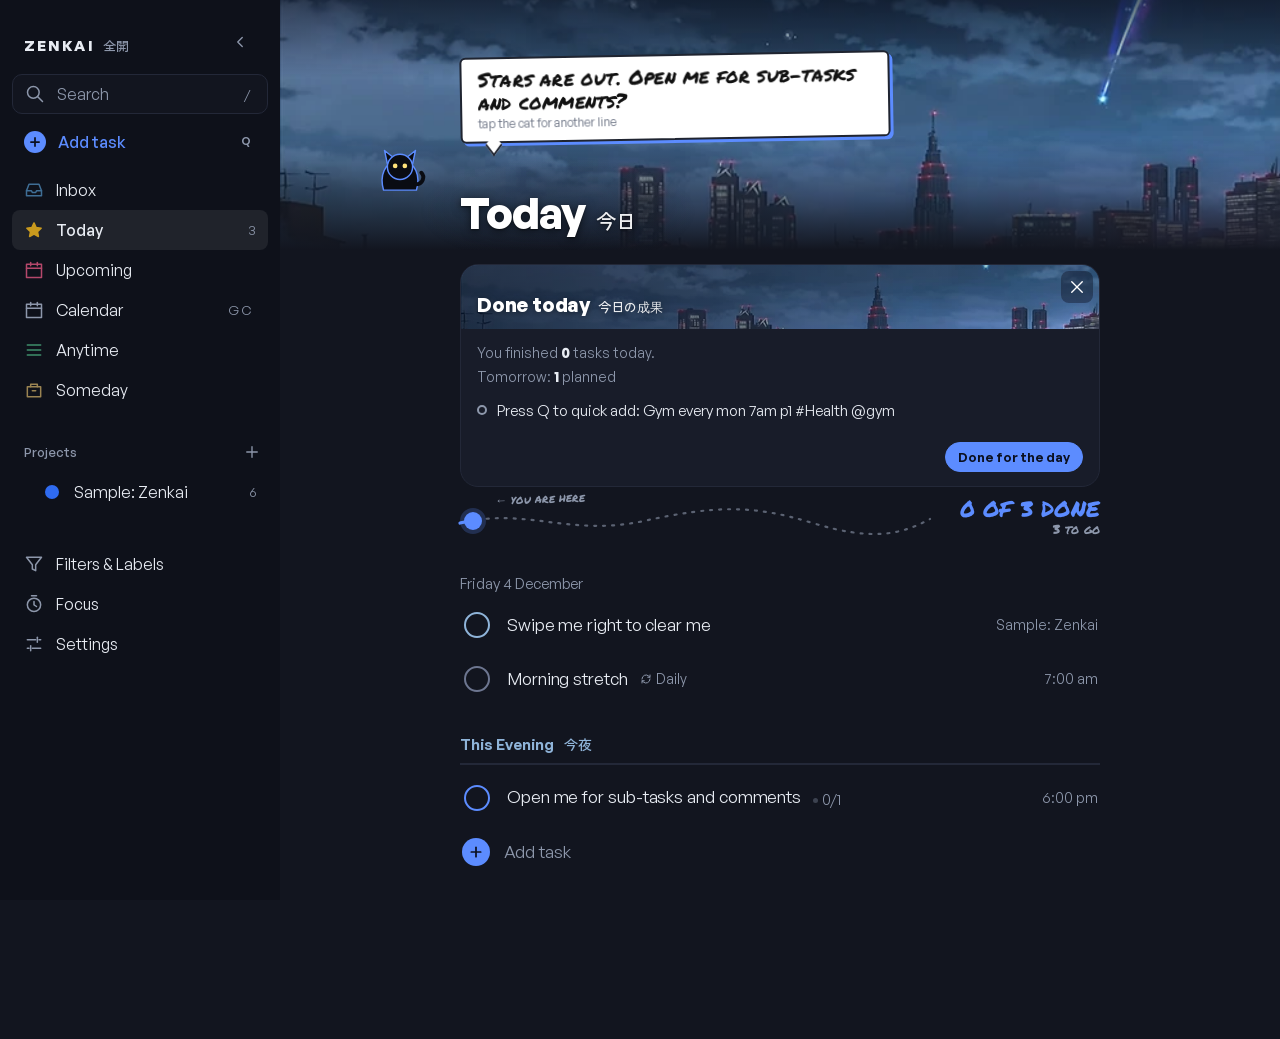
<file: index.html>
<!doctype html>
<html lang="en" data-theme="light">
  <head>
    <meta charset="UTF-8" />
    <meta name="viewport" content="width=device-width, initial-scale=1.0, viewport-fit=cover" />
    <meta name="theme-color" content="#F7F8FA" />
    <meta name="description" content="Zenkai: an offline-first task app." />
    <link rel="manifest" href="/manifest.webmanifest" crossorigin="use-credentials" />
    <link rel="apple-touch-icon" href="/apple-touch-icon.png" />
    <link rel="stylesheet" href="/fonts/fonts.css" />
    <title>Zenkai</title>
    <script src="/theme-init.js"></script>
    <style>.zk-skel{max-width:680px;margin:0 auto;padding:0 20px}.zk-bar{background:#e6e9ef;height:180px;margin:0 -20px 24px;display:block}.zk-row{background:#e6e9ef;border-radius:8px;width:78%;height:22px;margin:22px 0;animation:1.2s ease-in-out infinite zk-pulse;display:block}.zk-row.s{width:52%}html[data-theme=dark] .zk-bar,html[data-theme=dark] .zk-row{background:#1d2232}@keyframes zk-pulse{50%{opacity:.5}}@media (prefers-reduced-motion:reduce){.zk-row{animation:none}}</style>
    <script type="module" crossorigin src="/assets/main-DzyZSTel.js"></script>
    <link rel="modulepreload" crossorigin href="/assets/dist-BD91r3g6.js">
    <link rel="modulepreload" crossorigin href="/assets/router-COJlQUPc.js">
    <link rel="stylesheet" crossorigin href="/assets/main-FQZ7kp0U.css">
  </head>
  <body>
    <div id="root"><div class="zk-skel" aria-hidden="true"><i class="zk-bar"></i><i class="zk-row"></i><i class="zk-row"></i><i class="zk-row"></i><i class="zk-row"></i><i class="zk-row s"></i></div></div>
  </body>
</html>
</file>
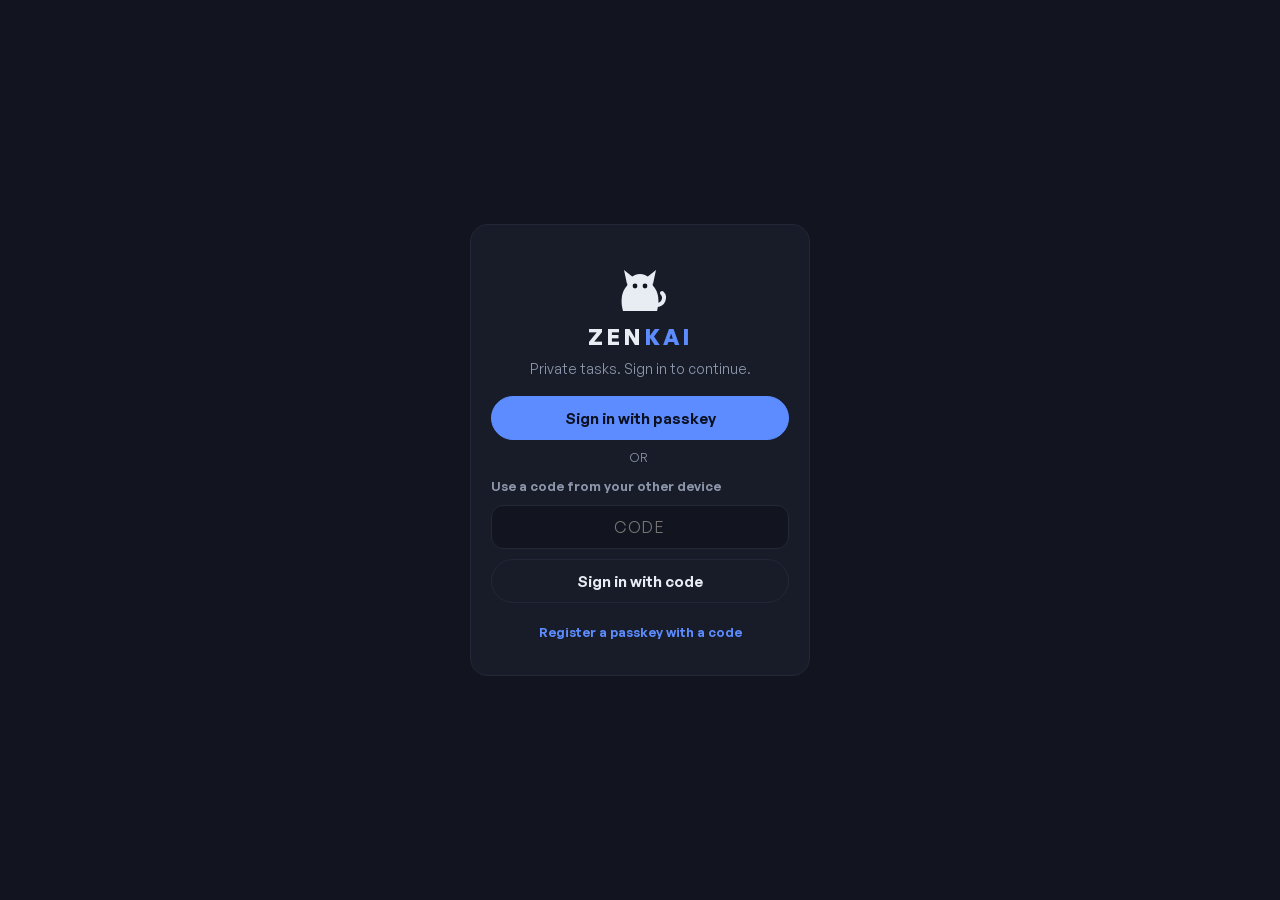
<file: login.html>
<!doctype html>
<html lang="en" data-theme="light">
  <head>
    <meta charset="UTF-8" />
    <meta name="viewport" content="width=device-width, initial-scale=1.0, viewport-fit=cover" />
    <meta name="theme-color" content="#F7F8FA" />
    <meta name="robots" content="noindex" />
    <link rel="icon" href="/favicon.png" />
    <link rel="stylesheet" href="/fonts/fonts.css" />
    <title>Zenkai</title>
    <script src="/theme-init.js"></script>
    <style>:root{--bg:#f7f8fa;--panel:#fff;--ink:#1f2430;--ink2:#636b7d;--line:#e2e5ea;--accent:#2f6bf0;--on-accent:#fff;--late:#9e3b55;--focus:#2f6bf0}[data-theme=dark]{--bg:#12151f;--panel:#181c29;--ink:#e8ecf3;--ink2:#8d97ab;--line:#232838;--accent:#5c8cff;--on-accent:#0b1020;--late:#ff8fa8}*{box-sizing:border-box;margin:0;padding:0}body{background:var(--bg);color:var(--ink);-webkit-font-smoothing:antialiased;place-items:center;min-height:100dvh;padding:24px 16px;font:15px/1.4 General Sans,system-ui,-apple-system,Segoe UI,Roboto,sans-serif;display:grid}.card{text-align:center;background:var(--panel);border:1px solid var(--line);border-radius:18px;flex-direction:column;align-items:center;gap:10px;width:min(340px,100%);padding:28px 20px 24px;display:flex}.av{width:62px;height:62px}h1{letter-spacing:.14em;font-size:22px;font-weight:700;line-height:1.1}h1 b{color:var(--accent);font-weight:700}.sub{color:var(--ink2);margin-bottom:8px;font-size:14px}.btn{width:100%;min-height:44px;font:inherit;border:1px solid var(--accent);background:var(--accent);color:var(--on-accent);cursor:pointer;touch-action:manipulation;border-radius:999px;justify-content:center;align-items:center;padding:0 18px;font-size:15px;font-weight:600;display:inline-flex}.btn:active{transform:scale(.98)}.btn:disabled{opacity:.5;cursor:default}.btn.ghost{color:var(--ink);border-color:var(--line);background:0 0}.lnk{color:var(--accent);font:inherit;cursor:pointer;background:0 0;border:0;border-radius:4px;padding:10px;font-size:13px;font-weight:600}.lnk:hover{text-decoration:underline}input{width:100%;min-height:44px;font:inherit;letter-spacing:.12em;text-transform:uppercase;text-align:center;color:var(--ink);background:var(--bg);border:1px solid var(--line);border-radius:12px;padding:0 12px;font-size:16px}:focus-visible{outline:2px solid var(--focus);outline-offset:2px;border-radius:4px}.or{color:var(--ink2);text-transform:uppercase;letter-spacing:.12em;font-size:12px}.lbl{color:var(--ink2);text-align:left;font-size:13px;font-weight:600}.msg{color:var(--late);min-height:18px;font-size:13px;font-weight:600}.msg:empty{display:none}.stack{flex-direction:column;gap:10px;width:100%;display:flex}[hidden]{display:none!important}</style>
    <script type="module" crossorigin src="/pub/login.js"></script>
  </head>
  <body>
    <main class="card" aria-label="Sign in">
      <svg class="av" id="av" viewBox="0 0 62 62" aria-hidden="true"><path d="M14 58c-4-14 0-30 17-30s21 16 17 30z" fill="currentColor"/><path d="M18 31l-3-14 10 8M44 31l3-14-10 8" fill="currentColor"/><circle cx="31" cy="34" r="13" fill="currentColor"/><circle cx="26" cy="33" r="2.4" fill="var(--bg)"/><circle cx="36" cy="33" r="2.4" fill="var(--bg)"/><path d="M47 52c8 0 10-8 6-12" fill="none" stroke="currentColor" stroke-width="4" stroke-linecap="round"/></svg>
      <h1>ZEN<b>KAI</b></h1>
      <p class="sub" id="sub">Private tasks. Sign in to continue.</p>
      <div class="stack" id="login">
        <button class="btn" id="signin" type="button">Sign in with passkey</button>
        <p class="or" aria-hidden="true">or</p>
        <label class="lbl" for="pair">Use a code from your other device</label>
        <input id="pair" autocomplete="off" autocapitalize="characters" spellcheck="false" placeholder="CODE" />
        <button class="btn ghost" id="pair-go" type="button">Sign in with code</button>
        <button class="lnk" id="show-code" type="button">Register a passkey with a code</button>
      </div>
      <div class="stack" id="register" hidden>
        <input id="code" autocomplete="off" autocapitalize="characters" spellcheck="false" placeholder="CODE" aria-label="Setup or add-device code" />
        <button class="btn" id="go" type="button">Set up this device</button>
        <button class="btn ghost" id="go-pair" type="button">Sign in without a passkey</button>
        <button class="lnk" id="back" type="button">Back</button>
      </div>
      <p class="msg" id="msg" role="alert"></p>
    </main>
  </body>
</html>
</file>
<file: fonts/fonts.css>
@font-face{font-family:'General Sans';src:url('/fonts/general-sans-400.woff2') format('woff2');font-weight:400;font-display:swap}
@font-face{font-family:'General Sans';src:url('/fonts/general-sans-500.woff2') format('woff2');font-weight:500;font-display:swap}
@font-face{font-family:'General Sans';src:url('/fonts/general-sans-600.woff2') format('woff2');font-weight:600;font-display:swap}
@font-face{font-family:'General Sans';src:url('/fonts/general-sans-700.woff2') format('woff2');font-weight:700;font-display:swap}
@font-face{font-family:'Permanent Marker';src:url('/fonts/permanent-marker-400-0.woff2') format('woff2');font-weight:400;font-display:swap;unicode-range:U+0000-00FF, U+0131, U+0152-0153, U+02BB-02BC, U+02C6, U+02DA, U+02DC, U+0304, U+0308, U+0329, U+2000-206F, U+20AC, U+2122, U+2191, U+2193, U+2212, U+2215, U+FEFF, U+FFFD}
@font-face{font-family:'Dela Gothic One';src:url('/fonts/dela-nice-400-0.woff2') format('woff2');font-weight:400;font-display:swap;unicode-range:U+21, U+30a4, U+30b9, U+30ca}
@font-face{font-family:'Zen Kaku Gothic New';src:url('/fonts/zen-kaku-500-0.woff2') format('woff2');font-weight:500;font-display:swap;unicode-range:U+3044, U+304b-304c, U+3061-3062, U+3064-3067, U+306e, U+3082, U+308a, U+308c, U+3099, U+4e86, U+4e88, U+4eca, U+4f5c, U+5168, U+53d6, U+591c, U+5b8c, U+5b9a, U+64cd, U+65e5, U+6674, U+66c7, U+8a2d, U+8fbc, U+958b}
@font-face{font-family:'Zen Kaku Gothic New';src:url('/fonts/zen-kaku-700-1.woff2') format('woff2');font-weight:700;font-display:swap;unicode-range:U+3044, U+304b-304c, U+3061-3062, U+3064-3067, U+306e, U+3082, U+308a, U+308c, U+3099, U+4e86, U+4e88, U+4eca, U+4f5c, U+5168, U+53d6, U+591c, U+5b8c, U+5b9a, U+64cd, U+65e5, U+6674, U+66c7, U+8a2d, U+8fbc, U+958b}
</file>
